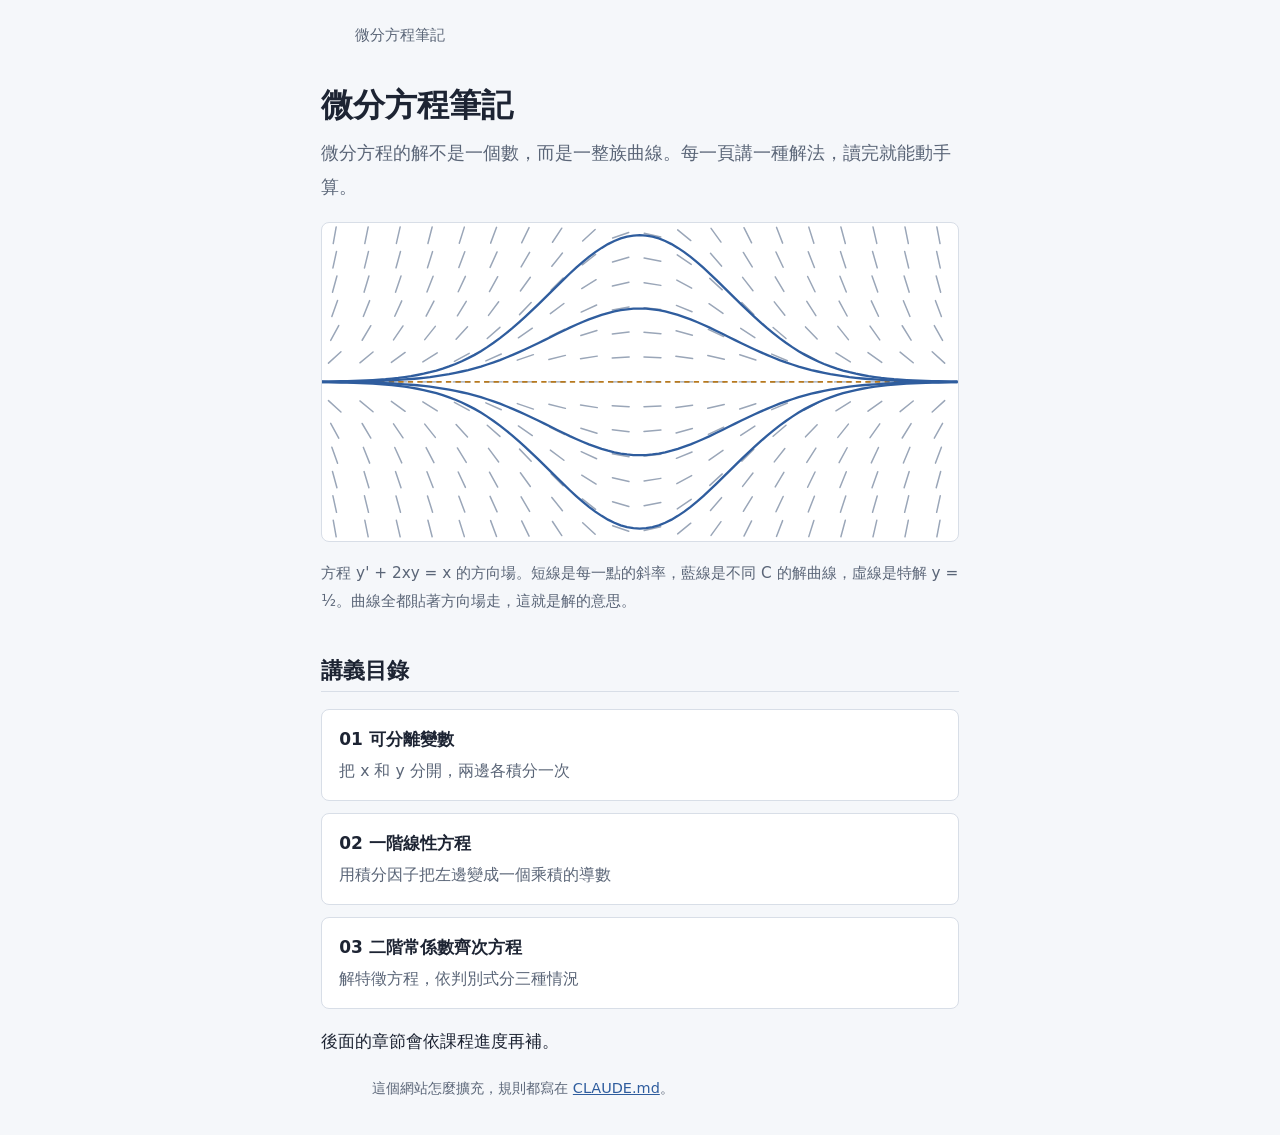
<file: index.html>
<!DOCTYPE html>
<html lang="zh-Hant">
<head>
<meta charset="utf-8">
<meta name="viewport" content="width=device-width, initial-scale=1">
<title>微分方程筆記</title>
<link rel="stylesheet" href="assets/style.css">
</head>
<body>
<header class="site"><a href="index.html">微分方程筆記</a></header>
<main>
  <h1>微分方程筆記</h1>
  <p class="lead">微分方程的解不是一個數，而是一整族曲線。每一頁講一種解法，讀完就能動手算。</p>
  <figure class="field">
    <svg viewBox="0 0 600 300" role="img" aria-label="方向場和解曲線"><line class="tick" x1="10.6" y1="280.6" x2="13.4" y2="296.3"/><line class="tick" x1="10.3" y1="257.6" x2="13.7" y2="273.2"/><line class="tick" x1="9.9" y1="234.6" x2="14.1" y2="250.0"/><line class="tick" x1="9.3" y1="211.7" x2="14.7" y2="226.8"/><line class="tick" x1="8.2" y1="189.1" x2="15.8" y2="203.2"/><line class="tick" x1="6.1" y1="167.7" x2="17.9" y2="178.5"/><line class="tick" x1="4.0" y1="150.0" x2="20.0" y2="150.0"/><line class="tick" x1="6.1" y1="132.3" x2="17.9" y2="121.5"/><line class="tick" x1="8.2" y1="110.9" x2="15.8" y2="96.8"/><line class="tick" x1="9.3" y1="88.3" x2="14.7" y2="73.2"/><line class="tick" x1="9.9" y1="65.4" x2="14.1" y2="50.0"/><line class="tick" x1="10.3" y1="42.4" x2="13.7" y2="26.8"/><line class="tick" x1="10.6" y1="19.4" x2="13.4" y2="3.7"/><line class="tick" x1="40.4" y1="280.6" x2="43.6" y2="296.3"/><line class="tick" x1="40.1" y1="257.6" x2="43.9" y2="273.2"/><line class="tick" x1="39.7" y1="234.7" x2="44.3" y2="250.0"/><line class="tick" x1="39.0" y1="211.8" x2="45.0" y2="226.7"/><line class="tick" x1="37.9" y1="189.3" x2="46.1" y2="203.0"/><line class="tick" x1="35.8" y1="168.0" x2="48.2" y2="178.2"/><line class="tick" x1="34.0" y1="150.0" x2="50.0" y2="150.0"/><line class="tick" x1="35.8" y1="132.0" x2="48.2" y2="121.8"/><line class="tick" x1="37.9" y1="110.7" x2="46.1" y2="97.0"/><line class="tick" x1="39.0" y1="88.2" x2="45.0" y2="73.3"/><line class="tick" x1="39.7" y1="65.3" x2="44.3" y2="50.0"/><line class="tick" x1="40.1" y1="42.4" x2="43.9" y2="26.8"/><line class="tick" x1="40.4" y1="19.4" x2="43.6" y2="3.7"/><line class="tick" x1="70.2" y1="280.7" x2="73.8" y2="296.3"/><line class="tick" x1="69.9" y1="257.7" x2="74.1" y2="273.1"/><line class="tick" x1="69.4" y1="234.7" x2="74.6" y2="249.9"/><line class="tick" x1="68.7" y1="212.0" x2="75.3" y2="226.5"/><line class="tick" x1="67.5" y1="189.6" x2="76.5" y2="202.8"/><line class="tick" x1="65.5" y1="168.4" x2="78.5" y2="177.8"/><line class="tick" x1="64.0" y1="150.0" x2="80.0" y2="150.0"/><line class="tick" x1="65.5" y1="131.6" x2="78.5" y2="122.2"/><line class="tick" x1="67.5" y1="110.4" x2="76.5" y2="97.2"/><line class="tick" x1="68.7" y1="88.0" x2="75.3" y2="73.5"/><line class="tick" x1="69.4" y1="65.3" x2="74.6" y2="50.1"/><line class="tick" x1="69.9" y1="42.3" x2="74.1" y2="26.9"/><line class="tick" x1="70.2" y1="19.3" x2="73.8" y2="3.7"/><line class="tick" x1="100.0" y1="280.7" x2="104.0" y2="296.2"/><line class="tick" x1="99.6" y1="257.8" x2="104.4" y2="273.0"/><line class="tick" x1="99.1" y1="234.9" x2="104.9" y2="249.8"/><line class="tick" x1="98.3" y1="212.1" x2="105.7" y2="226.3"/><line class="tick" x1="97.0" y1="189.9" x2="107.0" y2="202.4"/><line class="tick" x1="95.2" y1="168.8" x2="108.8" y2="177.4"/><line class="tick" x1="94.0" y1="150.0" x2="110.0" y2="150.0"/><line class="tick" x1="95.2" y1="131.2" x2="108.8" y2="122.6"/><line class="tick" x1="97.0" y1="110.1" x2="107.0" y2="97.6"/><line class="tick" x1="98.3" y1="87.9" x2="105.7" y2="73.7"/><line class="tick" x1="99.1" y1="65.1" x2="104.9" y2="50.2"/><line class="tick" x1="99.6" y1="42.2" x2="104.4" y2="27.0"/><line class="tick" x1="100.0" y1="19.3" x2="104.0" y2="3.8"/><line class="tick" x1="129.6" y1="280.8" x2="134.4" y2="296.1"/><line class="tick" x1="129.2" y1="257.9" x2="134.8" y2="272.9"/><line class="tick" x1="128.6" y1="235.1" x2="135.4" y2="249.6"/><line class="tick" x1="127.8" y1="212.4" x2="136.2" y2="226.0"/><line class="tick" x1="126.6" y1="190.3" x2="137.4" y2="202.0"/><line class="tick" x1="125.0" y1="169.3" x2="139.0" y2="176.9"/><line class="tick" x1="124.0" y1="150.0" x2="140.0" y2="150.0"/><line class="tick" x1="125.0" y1="130.7" x2="139.0" y2="123.1"/><line class="tick" x1="126.6" y1="109.7" x2="137.4" y2="98.0"/><line class="tick" x1="127.8" y1="87.6" x2="136.2" y2="74.0"/><line class="tick" x1="128.6" y1="64.9" x2="135.4" y2="50.4"/><line class="tick" x1="129.2" y1="42.1" x2="134.8" y2="27.1"/><line class="tick" x1="129.6" y1="19.2" x2="134.4" y2="3.9"/><line class="tick" x1="159.2" y1="281.0" x2="164.8" y2="295.9"/><line class="tick" x1="158.7" y1="258.1" x2="165.3" y2="272.7"/><line class="tick" x1="158.1" y1="235.3" x2="165.9" y2="249.3"/><line class="tick" x1="157.2" y1="212.8" x2="166.8" y2="225.6"/><line class="tick" x1="156.0" y1="190.9" x2="168.0" y2="201.5"/><line class="tick" x1="154.7" y1="169.8" x2="169.3" y2="176.3"/><line class="tick" x1="154.0" y1="150.0" x2="170.0" y2="150.0"/><line class="tick" x1="154.7" y1="130.2" x2="169.3" y2="123.7"/><line class="tick" x1="156.0" y1="109.1" x2="168.0" y2="98.5"/><line class="tick" x1="157.2" y1="87.2" x2="166.8" y2="74.4"/><line class="tick" x1="158.1" y1="64.7" x2="165.9" y2="50.7"/><line class="tick" x1="158.7" y1="41.9" x2="165.3" y2="27.3"/><line class="tick" x1="159.2" y1="19.0" x2="164.8" y2="4.1"/><line class="tick" x1="188.5" y1="281.3" x2="195.5" y2="295.7"/><line class="tick" x1="188.0" y1="258.5" x2="196.0" y2="272.3"/><line class="tick" x1="187.3" y1="235.8" x2="196.7" y2="248.8"/><line class="tick" x1="186.5" y1="213.5" x2="197.5" y2="225.0"/><line class="tick" x1="185.4" y1="191.6" x2="198.6" y2="200.7"/><line class="tick" x1="184.4" y1="170.5" x2="199.6" y2="175.7"/><line class="tick" x1="184.0" y1="150.0" x2="200.0" y2="150.0"/><line class="tick" x1="184.4" y1="129.5" x2="199.6" y2="124.3"/><line class="tick" x1="185.4" y1="108.4" x2="198.6" y2="99.3"/><line class="tick" x1="186.5" y1="86.5" x2="197.5" y2="75.0"/><line class="tick" x1="187.3" y1="64.2" x2="196.7" y2="51.2"/><line class="tick" x1="188.0" y1="41.5" x2="196.0" y2="27.7"/><line class="tick" x1="188.5" y1="18.7" x2="195.5" y2="4.3"/><line class="tick" x1="217.6" y1="281.8" x2="226.4" y2="295.1"/><line class="tick" x1="217.0" y1="259.1" x2="227.0" y2="271.6"/><line class="tick" x1="216.3" y1="236.7" x2="227.7" y2="248.0"/><line class="tick" x1="215.6" y1="214.4" x2="228.4" y2="224.0"/><line class="tick" x1="214.8" y1="192.6" x2="229.2" y2="199.7"/><line class="tick" x1="214.2" y1="171.1" x2="229.8" y2="175.0"/><line class="tick" x1="214.0" y1="150.0" x2="230.0" y2="150.0"/><line class="tick" x1="214.2" y1="128.9" x2="229.8" y2="125.0"/><line class="tick" x1="214.8" y1="107.4" x2="229.2" y2="100.3"/><line class="tick" x1="215.6" y1="85.6" x2="228.4" y2="76.0"/><line class="tick" x1="216.3" y1="63.3" x2="227.7" y2="52.0"/><line class="tick" x1="217.0" y1="40.9" x2="227.0" y2="28.4"/><line class="tick" x1="217.6" y1="18.2" x2="226.4" y2="4.9"/><line class="tick" x1="246.1" y1="283.0" x2="257.9" y2="293.9"/><line class="tick" x1="245.7" y1="260.5" x2="258.3" y2="270.3"/><line class="tick" x1="245.2" y1="238.1" x2="258.8" y2="246.5"/><line class="tick" x1="244.7" y1="215.9" x2="259.3" y2="222.6"/><line class="tick" x1="244.4" y1="193.8" x2="259.6" y2="198.5"/><line class="tick" x1="244.1" y1="171.9" x2="259.9" y2="174.3"/><line class="tick" x1="244.0" y1="150.0" x2="260.0" y2="150.0"/><line class="tick" x1="244.1" y1="128.1" x2="259.9" y2="125.7"/><line class="tick" x1="244.4" y1="106.2" x2="259.6" y2="101.5"/><line class="tick" x1="244.7" y1="84.1" x2="259.3" y2="77.4"/><line class="tick" x1="245.2" y1="61.9" x2="258.8" y2="53.5"/><line class="tick" x1="245.7" y1="39.5" x2="258.3" y2="29.7"/><line class="tick" x1="246.1" y1="17.0" x2="257.9" y2="6.1"/><line class="tick" x1="274.4" y1="285.8" x2="289.6" y2="291.1"/><line class="tick" x1="274.3" y1="263.2" x2="289.7" y2="267.6"/><line class="tick" x1="274.2" y1="240.5" x2="289.8" y2="244.1"/><line class="tick" x1="274.1" y1="217.9" x2="289.9" y2="220.6"/><line class="tick" x1="274.1" y1="195.2" x2="289.9" y2="197.1"/><line class="tick" x1="274.0" y1="172.6" x2="290.0" y2="173.5"/><line class="tick" x1="274.0" y1="150.0" x2="290.0" y2="150.0"/><line class="tick" x1="274.0" y1="127.4" x2="290.0" y2="126.5"/><line class="tick" x1="274.1" y1="104.8" x2="289.9" y2="102.9"/><line class="tick" x1="274.1" y1="82.1" x2="289.9" y2="79.4"/><line class="tick" x1="274.2" y1="59.5" x2="289.8" y2="55.9"/><line class="tick" x1="274.3" y1="36.8" x2="289.7" y2="32.4"/><line class="tick" x1="274.4" y1="14.2" x2="289.6" y2="8.9"/><line class="tick" x1="304.2" y1="290.3" x2="319.8" y2="286.7"/><line class="tick" x1="304.1" y1="266.9" x2="319.9" y2="263.9"/><line class="tick" x1="304.1" y1="243.5" x2="319.9" y2="241.1"/><line class="tick" x1="304.1" y1="220.1" x2="319.9" y2="218.3"/><line class="tick" x1="304.0" y1="196.8" x2="320.0" y2="195.5"/><line class="tick" x1="304.0" y1="173.4" x2="320.0" y2="172.8"/><line class="tick" x1="304.0" y1="150.0" x2="320.0" y2="150.0"/><line class="tick" x1="304.0" y1="126.6" x2="320.0" y2="127.2"/><line class="tick" x1="304.0" y1="103.2" x2="320.0" y2="104.5"/><line class="tick" x1="304.1" y1="79.9" x2="319.9" y2="81.7"/><line class="tick" x1="304.1" y1="56.5" x2="319.9" y2="58.9"/><line class="tick" x1="304.1" y1="33.1" x2="319.9" y2="36.1"/><line class="tick" x1="304.2" y1="9.7" x2="319.8" y2="13.3"/><line class="tick" x1="335.8" y1="293.5" x2="348.2" y2="283.4"/><line class="tick" x1="335.4" y1="269.9" x2="348.6" y2="260.9"/><line class="tick" x1="335.0" y1="246.1" x2="349.0" y2="238.5"/><line class="tick" x1="334.6" y1="222.2" x2="349.4" y2="216.2"/><line class="tick" x1="334.3" y1="198.2" x2="349.7" y2="194.1"/><line class="tick" x1="334.1" y1="174.1" x2="349.9" y2="172.0"/><line class="tick" x1="334.0" y1="150.0" x2="350.0" y2="150.0"/><line class="tick" x1="334.1" y1="125.9" x2="349.9" y2="128.0"/><line class="tick" x1="334.3" y1="101.8" x2="349.7" y2="105.9"/><line class="tick" x1="334.6" y1="77.8" x2="349.4" y2="83.8"/><line class="tick" x1="335.0" y1="53.9" x2="349.0" y2="61.5"/><line class="tick" x1="335.4" y1="30.1" x2="348.6" y2="39.1"/><line class="tick" x1="335.8" y1="6.5" x2="348.2" y2="16.6"/><line class="tick" x1="367.3" y1="294.9" x2="376.7" y2="282.0"/><line class="tick" x1="366.8" y1="271.4" x2="377.2" y2="259.3"/><line class="tick" x1="366.1" y1="247.7" x2="377.9" y2="236.9"/><line class="tick" x1="365.4" y1="223.8" x2="378.6" y2="214.7"/><line class="tick" x1="364.7" y1="199.5" x2="379.3" y2="192.8"/><line class="tick" x1="364.2" y1="174.9" x2="379.8" y2="171.3"/><line class="tick" x1="364.0" y1="150.0" x2="380.0" y2="150.0"/><line class="tick" x1="364.2" y1="125.1" x2="379.8" y2="128.7"/><line class="tick" x1="364.7" y1="100.5" x2="379.3" y2="107.2"/><line class="tick" x1="365.4" y1="76.2" x2="378.6" y2="85.3"/><line class="tick" x1="366.1" y1="52.3" x2="377.9" y2="63.1"/><line class="tick" x1="366.8" y1="28.6" x2="377.2" y2="40.7"/><line class="tick" x1="367.3" y1="5.1" x2="376.7" y2="18.0"/><line class="tick" x1="398.4" y1="295.6" x2="405.6" y2="281.3"/><line class="tick" x1="397.8" y1="272.2" x2="406.2" y2="258.6"/><line class="tick" x1="397.1" y1="248.7" x2="406.9" y2="236.0"/><line class="tick" x1="396.3" y1="224.8" x2="407.7" y2="213.6"/><line class="tick" x1="395.3" y1="200.5" x2="408.7" y2="191.8"/><line class="tick" x1="394.4" y1="175.6" x2="409.6" y2="170.6"/><line class="tick" x1="394.0" y1="150.0" x2="410.0" y2="150.0"/><line class="tick" x1="394.4" y1="124.4" x2="409.6" y2="129.4"/><line class="tick" x1="395.3" y1="99.5" x2="408.7" y2="108.2"/><line class="tick" x1="396.3" y1="75.2" x2="407.7" y2="86.4"/><line class="tick" x1="397.1" y1="51.3" x2="406.9" y2="64.0"/><line class="tick" x1="397.8" y1="27.8" x2="406.2" y2="41.4"/><line class="tick" x1="398.4" y1="4.4" x2="405.6" y2="18.7"/><line class="tick" x1="429.1" y1="295.9" x2="434.9" y2="281.0"/><line class="tick" x1="428.6" y1="272.6" x2="435.4" y2="258.2"/><line class="tick" x1="427.9" y1="249.2" x2="436.1" y2="235.4"/><line class="tick" x1="427.0" y1="225.5" x2="437.0" y2="212.9"/><line class="tick" x1="425.9" y1="201.3" x2="438.1" y2="191.0"/><line class="tick" x1="424.6" y1="176.2" x2="439.4" y2="170.0"/><line class="tick" x1="424.0" y1="150.0" x2="440.0" y2="150.0"/><line class="tick" x1="424.6" y1="123.8" x2="439.4" y2="130.0"/><line class="tick" x1="425.9" y1="98.7" x2="438.1" y2="109.0"/><line class="tick" x1="427.0" y1="74.5" x2="437.0" y2="87.1"/><line class="tick" x1="427.9" y1="50.8" x2="436.1" y2="64.6"/><line class="tick" x1="428.6" y1="27.4" x2="435.4" y2="41.8"/><line class="tick" x1="429.1" y1="4.1" x2="434.9" y2="19.0"/><line class="tick" x1="459.6" y1="296.1" x2="464.4" y2="280.8"/><line class="tick" x1="459.1" y1="272.8" x2="464.9" y2="257.9"/><line class="tick" x1="458.5" y1="249.5" x2="465.5" y2="235.1"/><line class="tick" x1="457.7" y1="226.0" x2="466.3" y2="212.5"/><line class="tick" x1="456.5" y1="201.9" x2="467.5" y2="190.4"/><line class="tick" x1="454.9" y1="176.8" x2="469.1" y2="169.4"/><line class="tick" x1="454.0" y1="150.0" x2="470.0" y2="150.0"/><line class="tick" x1="454.9" y1="123.2" x2="469.1" y2="130.6"/><line class="tick" x1="456.5" y1="98.1" x2="467.5" y2="109.6"/><line class="tick" x1="457.7" y1="74.0" x2="466.3" y2="87.5"/><line class="tick" x1="458.5" y1="50.5" x2="465.5" y2="64.9"/><line class="tick" x1="459.1" y1="27.2" x2="464.9" y2="42.1"/><line class="tick" x1="459.6" y1="3.9" x2="464.4" y2="19.2"/><line class="tick" x1="489.9" y1="296.2" x2="494.1" y2="280.7"/><line class="tick" x1="489.5" y1="273.0" x2="494.5" y2="257.8"/><line class="tick" x1="489.0" y1="249.7" x2="495.0" y2="234.9"/><line class="tick" x1="488.2" y1="226.3" x2="495.8" y2="212.2"/><line class="tick" x1="487.0" y1="202.4" x2="497.0" y2="189.9"/><line class="tick" x1="485.2" y1="177.3" x2="498.8" y2="168.9"/><line class="tick" x1="484.0" y1="150.0" x2="500.0" y2="150.0"/><line class="tick" x1="485.2" y1="122.7" x2="498.8" y2="131.1"/><line class="tick" x1="487.0" y1="97.6" x2="497.0" y2="110.1"/><line class="tick" x1="488.2" y1="73.7" x2="495.8" y2="87.8"/><line class="tick" x1="489.0" y1="50.3" x2="495.0" y2="65.1"/><line class="tick" x1="489.5" y1="27.0" x2="494.5" y2="42.2"/><line class="tick" x1="489.9" y1="3.8" x2="494.1" y2="19.3"/><line class="tick" x1="520.2" y1="296.3" x2="523.8" y2="280.7"/><line class="tick" x1="519.8" y1="273.1" x2="524.2" y2="257.7"/><line class="tick" x1="519.3" y1="249.9" x2="524.7" y2="234.8"/><line class="tick" x1="518.6" y1="226.5" x2="525.4" y2="212.0"/><line class="tick" x1="517.4" y1="202.7" x2="526.6" y2="189.6"/><line class="tick" x1="515.5" y1="177.7" x2="528.5" y2="168.4"/><line class="tick" x1="514.0" y1="150.0" x2="530.0" y2="150.0"/><line class="tick" x1="515.5" y1="122.3" x2="528.5" y2="131.6"/><line class="tick" x1="517.4" y1="97.3" x2="526.6" y2="110.4"/><line class="tick" x1="518.6" y1="73.5" x2="525.4" y2="88.0"/><line class="tick" x1="519.3" y1="50.1" x2="524.7" y2="65.2"/><line class="tick" x1="519.8" y1="26.9" x2="524.2" y2="42.3"/><line class="tick" x1="520.2" y1="3.7" x2="523.8" y2="19.3"/><line class="tick" x1="550.4" y1="296.3" x2="553.6" y2="280.6"/><line class="tick" x1="550.1" y1="273.2" x2="553.9" y2="257.6"/><line class="tick" x1="549.6" y1="249.9" x2="554.4" y2="234.7"/><line class="tick" x1="548.9" y1="226.6" x2="555.1" y2="211.8"/><line class="tick" x1="547.8" y1="203.0" x2="556.2" y2="189.4"/><line class="tick" x1="545.8" y1="178.1" x2="558.2" y2="168.1"/><line class="tick" x1="544.0" y1="150.0" x2="560.0" y2="150.0"/><line class="tick" x1="545.8" y1="121.9" x2="558.2" y2="131.9"/><line class="tick" x1="547.8" y1="97.0" x2="556.2" y2="110.6"/><line class="tick" x1="548.9" y1="73.4" x2="555.1" y2="88.2"/><line class="tick" x1="549.6" y1="50.1" x2="554.4" y2="65.3"/><line class="tick" x1="550.1" y1="26.8" x2="553.9" y2="42.4"/><line class="tick" x1="550.4" y1="3.7" x2="553.6" y2="19.4"/><line class="tick" x1="580.5" y1="296.3" x2="583.5" y2="280.6"/><line class="tick" x1="580.3" y1="273.2" x2="583.7" y2="257.6"/><line class="tick" x1="579.9" y1="250.0" x2="584.1" y2="234.6"/><line class="tick" x1="579.2" y1="226.7" x2="584.8" y2="211.7"/><line class="tick" x1="578.1" y1="203.2" x2="585.9" y2="189.2"/><line class="tick" x1="576.1" y1="178.4" x2="587.9" y2="167.7"/><line class="tick" x1="574.0" y1="150.0" x2="590.0" y2="150.0"/><line class="tick" x1="576.1" y1="121.6" x2="587.9" y2="132.3"/><line class="tick" x1="578.1" y1="96.8" x2="585.9" y2="110.8"/><line class="tick" x1="579.2" y1="73.3" x2="584.8" y2="88.3"/><line class="tick" x1="579.9" y1="50.0" x2="584.1" y2="65.4"/><line class="tick" x1="580.3" y1="26.8" x2="583.7" y2="42.4"/><line class="tick" x1="580.5" y1="3.7" x2="583.5" y2="19.4"/><line class="rest" x1="0" y1="150.0" x2="600" y2="150.0"/><polyline class="curve" points="0.0,150.3 6.0,150.3 12.0,150.4 18.0,150.6 24.0,150.7 30.0,150.9 36.0,151.1 42.0,151.4 48.0,151.7 54.0,152.1 60.0,152.5 66.0,153.1 72.0,153.7 78.0,154.5 84.0,155.4 90.0,156.5 96.0,157.7 102.0,159.1 108.0,160.7 114.0,162.5 120.0,164.6 126.0,166.9 132.0,169.5 138.0,172.4 144.0,175.5 150.0,179.0 156.0,182.8 162.0,186.9 168.0,191.3 174.0,196.0 180.0,200.9 186.0,206.2 192.0,211.6 198.0,217.2 204.0,223.0 210.0,228.9 216.0,234.8 222.0,240.7 228.0,246.6 234.0,252.3 240.0,257.8 246.0,263.1 252.0,268.0 258.0,272.5 264.0,276.5 270.0,280.1 276.0,283.0 282.0,285.4 288.0,287.1 294.0,288.1 300.0,288.5 306.0,288.1 312.0,287.1 318.0,285.4 324.0,283.0 330.0,280.1 336.0,276.5 342.0,272.5 348.0,268.0 354.0,263.1 360.0,257.8 366.0,252.3 372.0,246.6 378.0,240.7 384.0,234.8 390.0,228.9 396.0,223.0 402.0,217.2 408.0,211.6 414.0,206.2 420.0,200.9 426.0,196.0 432.0,191.3 438.0,186.9 444.0,182.8 450.0,179.0 456.0,175.5 462.0,172.4 468.0,169.5 474.0,166.9 480.0,164.6 486.0,162.5 492.0,160.7 498.0,159.1 504.0,157.7 510.0,156.5 516.0,155.4 522.0,154.5 528.0,153.7 534.0,153.1 540.0,152.5 546.0,152.1 552.0,151.7 558.0,151.4 564.0,151.1 570.0,150.9 576.0,150.7 582.0,150.6 588.0,150.4 594.0,150.3 600.0,150.3"/><polyline class="curve" points="0.0,150.1 6.0,150.2 12.0,150.2 18.0,150.3 24.0,150.3 30.0,150.4 36.0,150.5 42.0,150.7 48.0,150.8 54.0,151.0 60.0,151.3 66.0,151.5 72.0,151.9 78.0,152.3 84.0,152.7 90.0,153.2 96.0,153.8 102.0,154.5 108.0,155.4 114.0,156.3 120.0,157.3 126.0,158.5 132.0,159.8 138.0,161.2 144.0,162.8 150.0,164.5 156.0,166.4 162.0,168.4 168.0,170.6 174.0,173.0 180.0,175.5 186.0,178.1 192.0,180.8 198.0,183.6 204.0,186.5 210.0,189.4 216.0,192.4 222.0,195.4 228.0,198.3 234.0,201.2 240.0,203.9 246.0,206.5 252.0,209.0 258.0,211.2 264.0,213.3 270.0,215.0 276.0,216.5 282.0,217.7 288.0,218.5 294.0,219.1 300.0,219.2 306.0,219.1 312.0,218.5 318.0,217.7 324.0,216.5 330.0,215.0 336.0,213.3 342.0,211.2 348.0,209.0 354.0,206.5 360.0,203.9 366.0,201.2 372.0,198.3 378.0,195.4 384.0,192.4 390.0,189.4 396.0,186.5 402.0,183.6 408.0,180.8 414.0,178.1 420.0,175.5 426.0,173.0 432.0,170.6 438.0,168.4 444.0,166.4 450.0,164.5 456.0,162.8 462.0,161.2 468.0,159.8 474.0,158.5 480.0,157.3 486.0,156.3 492.0,155.4 498.0,154.5 504.0,153.8 510.0,153.2 516.0,152.7 522.0,152.3 528.0,151.9 534.0,151.5 540.0,151.3 546.0,151.0 552.0,150.8 558.0,150.7 564.0,150.5 570.0,150.4 576.0,150.3 582.0,150.3 588.0,150.2 594.0,150.2 600.0,150.1"/><polyline class="curve" points="0.0,149.9 6.0,149.8 12.0,149.8 18.0,149.7 24.0,149.7 30.0,149.6 36.0,149.5 42.0,149.3 48.0,149.2 54.0,149.0 60.0,148.7 66.0,148.5 72.0,148.1 78.0,147.7 84.0,147.3 90.0,146.8 96.0,146.2 102.0,145.5 108.0,144.6 114.0,143.7 120.0,142.7 126.0,141.5 132.0,140.2 138.0,138.8 144.0,137.2 150.0,135.5 156.0,133.6 162.0,131.6 168.0,129.4 174.0,127.0 180.0,124.5 186.0,121.9 192.0,119.2 198.0,116.4 204.0,113.5 210.0,110.6 216.0,107.6 222.0,104.6 228.0,101.7 234.0,98.8 240.0,96.1 246.0,93.5 252.0,91.0 258.0,88.8 264.0,86.7 270.0,85.0 276.0,83.5 282.0,82.3 288.0,81.5 294.0,80.9 300.0,80.8 306.0,80.9 312.0,81.5 318.0,82.3 324.0,83.5 330.0,85.0 336.0,86.7 342.0,88.8 348.0,91.0 354.0,93.5 360.0,96.1 366.0,98.8 372.0,101.7 378.0,104.6 384.0,107.6 390.0,110.6 396.0,113.5 402.0,116.4 408.0,119.2 414.0,121.9 420.0,124.5 426.0,127.0 432.0,129.4 438.0,131.6 444.0,133.6 450.0,135.5 456.0,137.2 462.0,138.8 468.0,140.2 474.0,141.5 480.0,142.7 486.0,143.7 492.0,144.6 498.0,145.5 504.0,146.2 510.0,146.8 516.0,147.3 522.0,147.7 528.0,148.1 534.0,148.5 540.0,148.7 546.0,149.0 552.0,149.2 558.0,149.3 564.0,149.5 570.0,149.6 576.0,149.7 582.0,149.7 588.0,149.8 594.0,149.8 600.0,149.9"/><polyline class="curve" points="0.0,149.7 6.0,149.7 12.0,149.6 18.0,149.4 24.0,149.3 30.0,149.1 36.0,148.9 42.0,148.6 48.0,148.3 54.0,147.9 60.0,147.5 66.0,146.9 72.0,146.3 78.0,145.5 84.0,144.6 90.0,143.5 96.0,142.3 102.0,140.9 108.0,139.3 114.0,137.5 120.0,135.4 126.0,133.1 132.0,130.5 138.0,127.6 144.0,124.5 150.0,121.0 156.0,117.2 162.0,113.1 168.0,108.7 174.0,104.0 180.0,99.1 186.0,93.8 192.0,88.4 198.0,82.8 204.0,77.0 210.0,71.1 216.0,65.2 222.0,59.3 228.0,53.4 234.0,47.7 240.0,42.2 246.0,36.9 252.0,32.0 258.0,27.5 264.0,23.5 270.0,19.9 276.0,17.0 282.0,14.6 288.0,12.9 294.0,11.9 300.0,11.5 306.0,11.9 312.0,12.9 318.0,14.6 324.0,17.0 330.0,19.9 336.0,23.5 342.0,27.5 348.0,32.0 354.0,36.9 360.0,42.2 366.0,47.7 372.0,53.4 378.0,59.3 384.0,65.2 390.0,71.1 396.0,77.0 402.0,82.8 408.0,88.4 414.0,93.8 420.0,99.1 426.0,104.0 432.0,108.7 438.0,113.1 444.0,117.2 450.0,121.0 456.0,124.5 462.0,127.6 468.0,130.5 474.0,133.1 480.0,135.4 486.0,137.5 492.0,139.3 498.0,140.9 504.0,142.3 510.0,143.5 516.0,144.6 522.0,145.5 528.0,146.3 534.0,146.9 540.0,147.5 546.0,147.9 552.0,148.3 558.0,148.6 564.0,148.9 570.0,149.1 576.0,149.3 582.0,149.4 588.0,149.6 594.0,149.7 600.0,149.7"/></svg>
    <figcaption>方程 y' + 2xy = x 的方向場。短線是每一點的斜率，藍線是不同 C 的解曲線，虛線是特解 y = ½。曲線全都貼著方向場走，這就是解的意思。</figcaption>
  </figure>

  <h2>講義目錄</h2>
  <ul class="lessons">
    <li><a href="lessons/01-separable.html"><strong>01 可分離變數</strong><span>把 x 和 y 分開，兩邊各積分一次</span></a></li>
    <li><a href="lessons/02-first-order-linear.html"><strong>02 一階線性方程</strong><span>用積分因子把左邊變成一個乘積的導數</span></a></li>
    <li><a href="lessons/03-second-order-constant.html"><strong>03 二階常係數齊次方程</strong><span>解特徵方程，依判別式分三種情況</span></a></li>
  </ul>
  <p>後面的章節會依課程進度再補。</p>
</main>
<footer class="site">這個網站怎麼擴充，規則都寫在 <a href="CLAUDE.md">CLAUDE.md</a>。</footer>
</body>
</html>
</file>
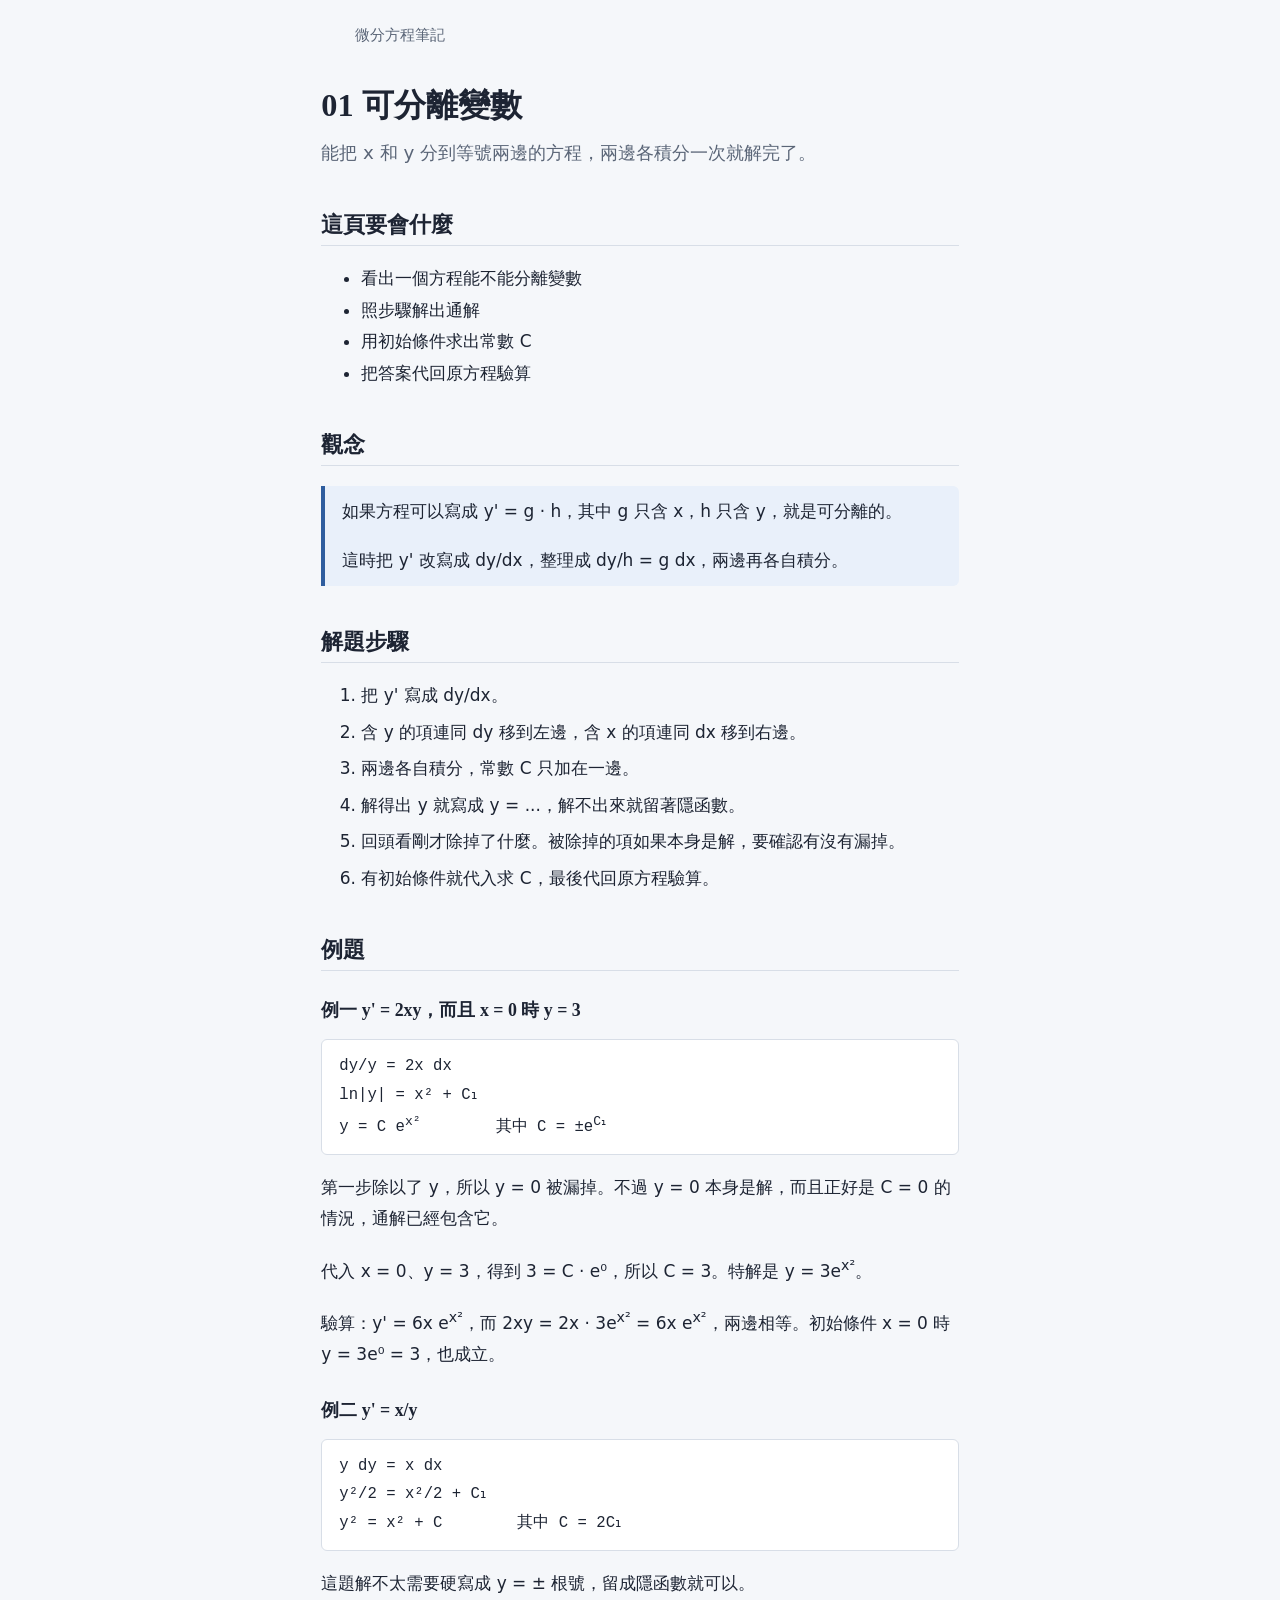
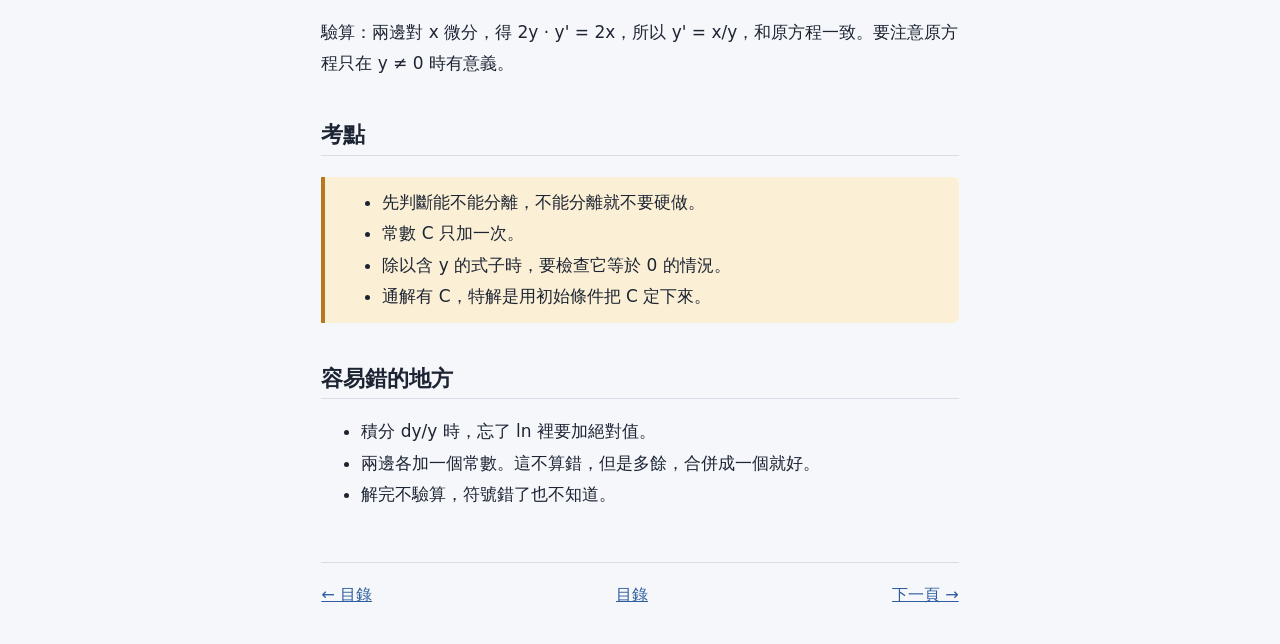
<file: 01-separable.html>
<!DOCTYPE html>
<html lang="zh-Hant">
<head>
<meta charset="utf-8">
<meta name="viewport" content="width=device-width, initial-scale=1">
<title>01 可分離變數｜微分方程筆記</title>
<link rel="stylesheet" href="../assets/style.css">
</head>
<body>
<header class="site"><a href="../index.html">微分方程筆記</a></header>
<main>
  <h1>01 可分離變數</h1>
  <p class="lead">能把 x 和 y 分到等號兩邊的方程，兩邊各積分一次就解完了。</p>

  <h2>這頁要會什麼</h2>
  <ul>
    <li>看出一個方程能不能分離變數</li>
    <li>照步驟解出通解</li>
    <li>用初始條件求出常數 C</li>
    <li>把答案代回原方程驗算</li>
  </ul>

  <h2>觀念</h2>
  <div class="note">
    <p>如果方程可以寫成 y' = g · h，其中 g 只含 x，h 只含 y，就是可分離的。</p>
    <p>這時把 y' 改寫成 dy/dx，整理成 dy/h = g dx，兩邊再各自積分。</p>
  </div>

  <h2>解題步驟</h2>
  <ol>
    <li>把 y' 寫成 dy/dx。</li>
    <li>含 y 的項連同 dy 移到左邊，含 x 的項連同 dx 移到右邊。</li>
    <li>兩邊各自積分，常數 C 只加在一邊。</li>
    <li>解得出 y 就寫成 y = ...，解不出來就留著隱函數。</li>
    <li>回頭看剛才除掉了什麼。被除掉的項如果本身是解，要確認有沒有漏掉。</li>
    <li>有初始條件就代入求 C，最後代回原方程驗算。</li>
  </ol>

  <h2>例題</h2>
  <h3>例一 y' = 2xy，而且 x = 0 時 y = 3</h3>
  <span class="eq">dy/y = 2x dx
ln|y| = x² + C₁
y = C e<sup>x²</sup>        其中 C = ±e<sup>C₁</sup></span>
  <p>第一步除以了 y，所以 y = 0 被漏掉。不過 y = 0 本身是解，而且正好是 C = 0 的情況，通解已經包含它。</p>
  <p>代入 x = 0、y = 3，得到 3 = C · e⁰，所以 C = 3。特解是 y = 3e<sup>x²</sup>。</p>
  <p>驗算：y' = 6x e<sup>x²</sup>，而 2xy = 2x · 3e<sup>x²</sup> = 6x e<sup>x²</sup>，兩邊相等。初始條件 x = 0 時 y = 3e⁰ = 3，也成立。</p>

  <h3>例二 y' = x/y</h3>
  <span class="eq">y dy = x dx
y²/2 = x²/2 + C₁
y² = x² + C        其中 C = 2C₁</span>
  <p>這題解不太需要硬寫成 y = ± 根號，留成隱函數就可以。</p>
  <p>驗算：兩邊對 x 微分，得 2y · y' = 2x，所以 y' = x/y，和原方程一致。要注意原方程只在 y ≠ 0 時有意義。</p>

  <h2>考點</h2>
  <div class="exam"><ul>
    <li>先判斷能不能分離，不能分離就不要硬做。</li>
    <li>常數 C 只加一次。</li>
    <li>除以含 y 的式子時，要檢查它等於 0 的情況。</li>
    <li>通解有 C，特解是用初始條件把 C 定下來。</li>
  </ul></div>

  <h2>容易錯的地方</h2>
  <ul>
    <li>積分 dy/y 時，忘了 ln 裡要加絕對值。</li>
    <li>兩邊各加一個常數。這不算錯，但是多餘，合併成一個就好。</li>
    <li>解完不驗算，符號錯了也不知道。</li>
  </ul>

  <nav class="pager">
    <a href="../index.html">← 目錄</a>
    <a href="../index.html">目錄</a>
    <a href="02-first-order-linear.html">下一頁 →</a>
  </nav>
</main>
</body>
</html>
</file>
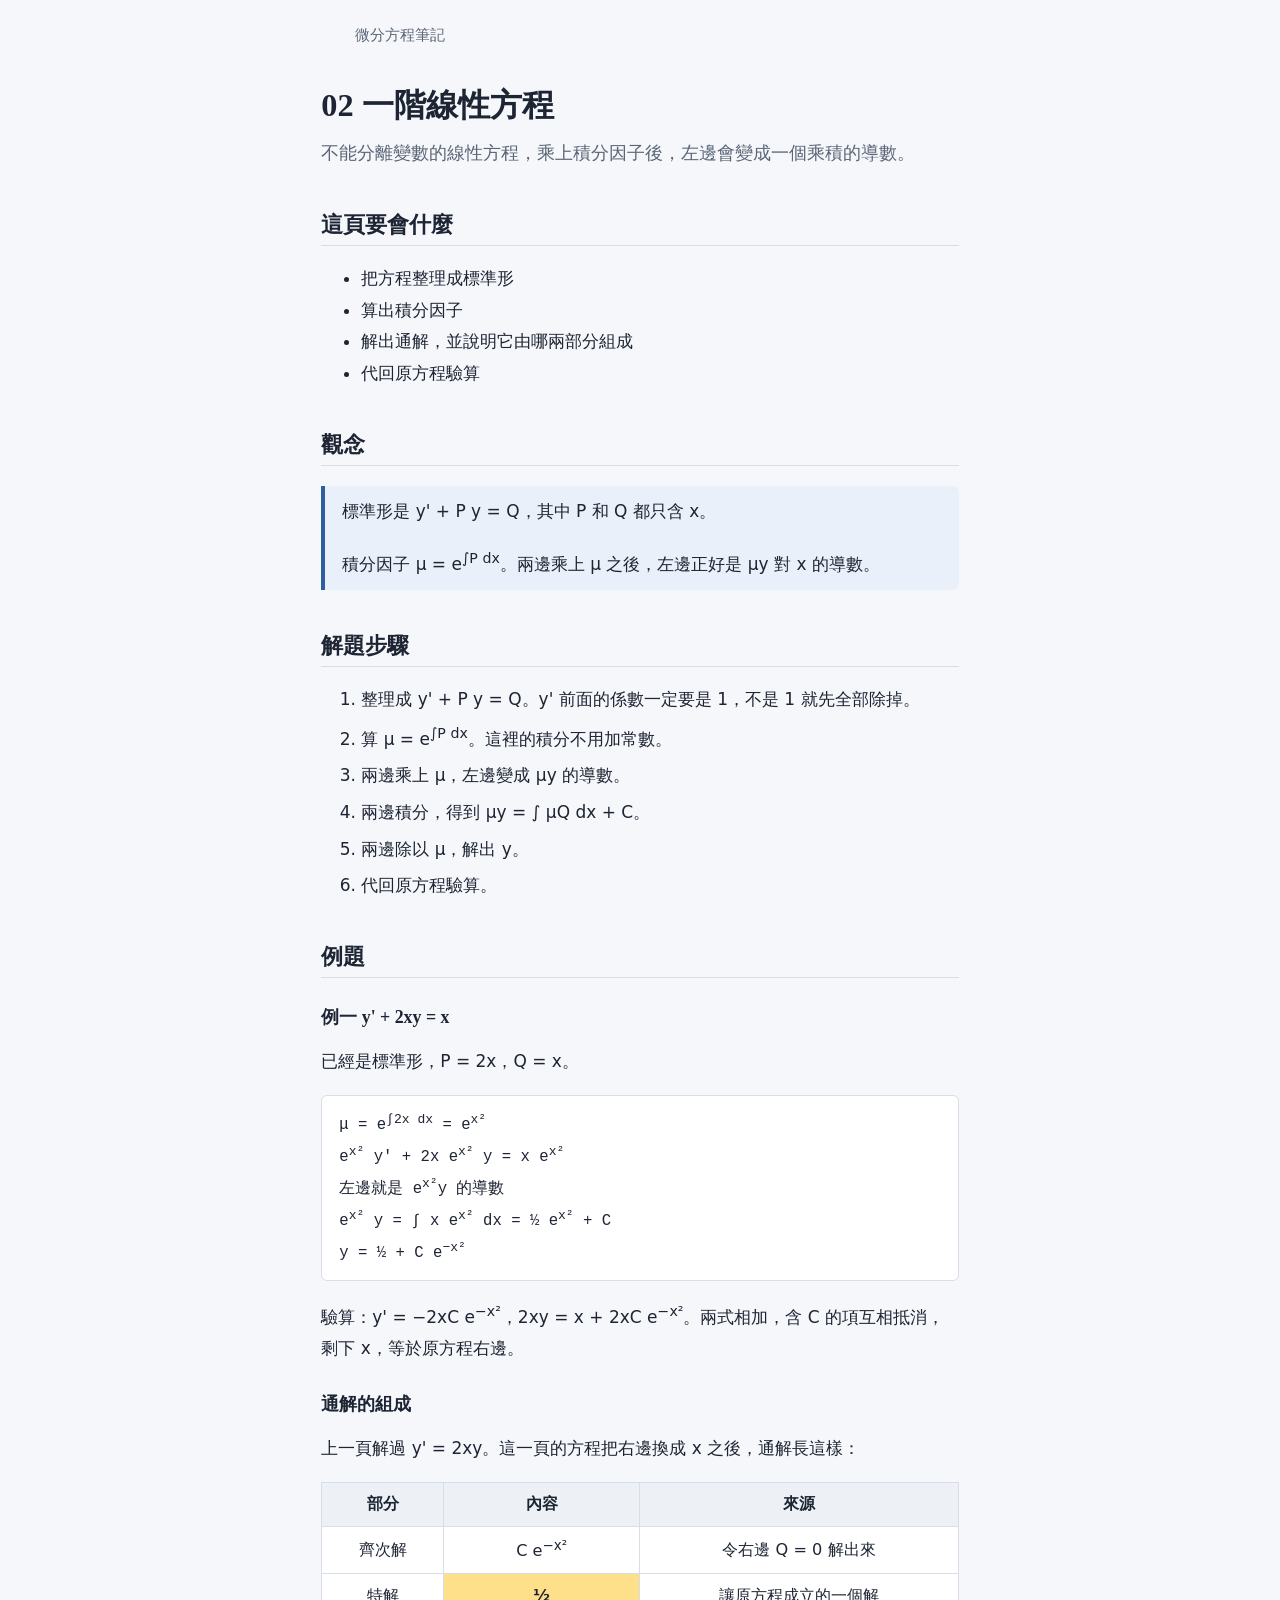
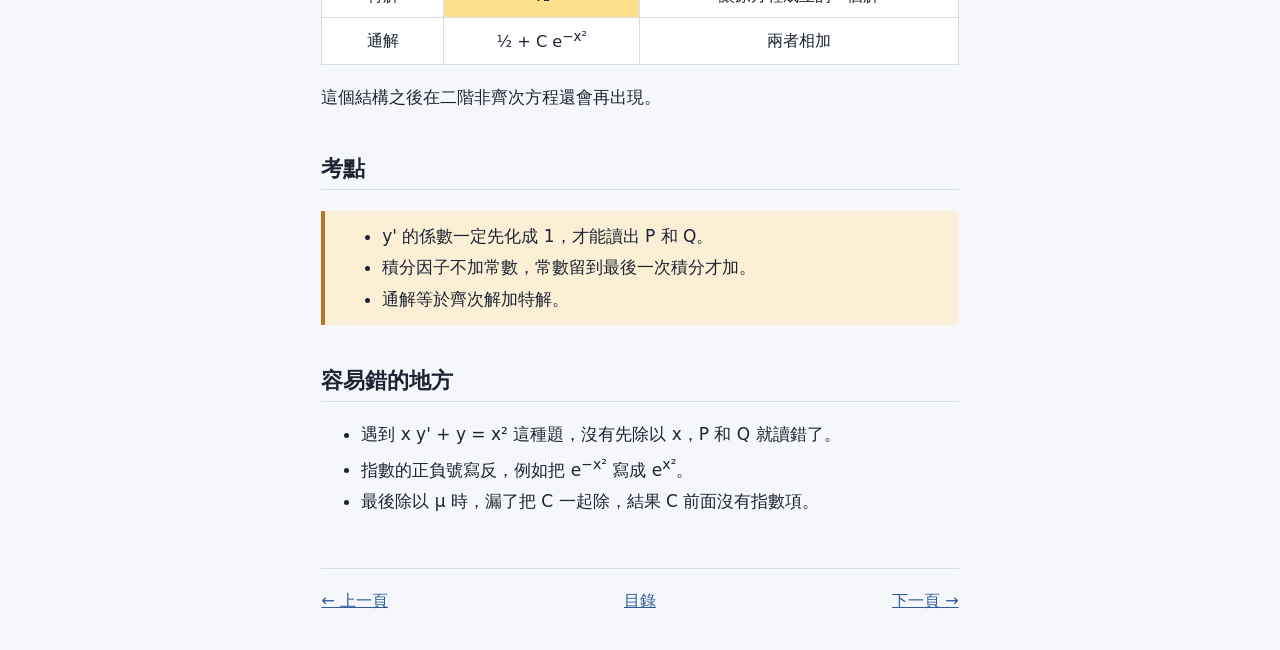
<file: 02-first-order-linear.html>
<!DOCTYPE html>
<html lang="zh-Hant">
<head>
<meta charset="utf-8">
<meta name="viewport" content="width=device-width, initial-scale=1">
<title>02 一階線性方程｜微分方程筆記</title>
<link rel="stylesheet" href="../assets/style.css">
</head>
<body>
<header class="site"><a href="../index.html">微分方程筆記</a></header>
<main>
  <h1>02 一階線性方程</h1>
  <p class="lead">不能分離變數的線性方程，乘上積分因子後，左邊會變成一個乘積的導數。</p>

  <h2>這頁要會什麼</h2>
  <ul>
    <li>把方程整理成標準形</li>
    <li>算出積分因子</li>
    <li>解出通解，並說明它由哪兩部分組成</li>
    <li>代回原方程驗算</li>
  </ul>

  <h2>觀念</h2>
  <div class="note">
    <p>標準形是 y' + P y = Q，其中 P 和 Q 都只含 x。</p>
    <p>積分因子 μ = e<sup>∫P dx</sup>。兩邊乘上 μ 之後，左邊正好是 μy 對 x 的導數。</p>
  </div>

  <h2>解題步驟</h2>
  <ol>
    <li>整理成 y' + P y = Q。y' 前面的係數一定要是 1，不是 1 就先全部除掉。</li>
    <li>算 μ = e<sup>∫P dx</sup>。這裡的積分不用加常數。</li>
    <li>兩邊乘上 μ，左邊變成 μy 的導數。</li>
    <li>兩邊積分，得到 μy = ∫ μQ dx + C。</li>
    <li>兩邊除以 μ，解出 y。</li>
    <li>代回原方程驗算。</li>
  </ol>

  <h2>例題</h2>
  <h3>例一 y' + 2xy = x</h3>
  <p>已經是標準形，P = 2x，Q = x。</p>
  <span class="eq">μ = e<sup>∫2x dx</sup> = e<sup>x²</sup>
e<sup>x²</sup> y' + 2x e<sup>x²</sup> y = x e<sup>x²</sup>
左邊就是 e<sup>x²</sup>y 的導數
e<sup>x²</sup> y = ∫ x e<sup>x²</sup> dx = ½ e<sup>x²</sup> + C
y = ½ + C e<sup>−x²</sup></span>
  <p>驗算：y' = −2xC e<sup>−x²</sup>，2xy = x + 2xC e<sup>−x²</sup>。兩式相加，含 C 的項互相抵消，剩下 x，等於原方程右邊。</p>

  <h3>通解的組成</h3>
  <p>上一頁解過 y' = 2xy。這一頁的方程把右邊換成 x 之後，通解長這樣：</p>
  <div class="scroll"><table>
    <tr><th>部分</th><th>內容</th><th>來源</th></tr>
    <tr><td>齊次解</td><td>C e<sup>−x²</sup></td><td>令右邊 Q = 0 解出來</td></tr>
    <tr><td>特解</td><td class="mark">½</td><td>讓原方程成立的一個解</td></tr>
    <tr><td>通解</td><td>½ + C e<sup>−x²</sup></td><td>兩者相加</td></tr>
  </table></div>
  <p>這個結構之後在二階非齊次方程還會再出現。</p>

  <h2>考點</h2>
  <div class="exam"><ul>
    <li>y' 的係數一定先化成 1，才能讀出 P 和 Q。</li>
    <li>積分因子不加常數，常數留到最後一次積分才加。</li>
    <li>通解等於齊次解加特解。</li>
  </ul></div>

  <h2>容易錯的地方</h2>
  <ul>
    <li>遇到 x y' + y = x² 這種題，沒有先除以 x，P 和 Q 就讀錯了。</li>
    <li>指數的正負號寫反，例如把 e<sup>−x²</sup> 寫成 e<sup>x²</sup>。</li>
    <li>最後除以 μ 時，漏了把 C 一起除，結果 C 前面沒有指數項。</li>
  </ul>

  <nav class="pager">
    <a href="01-separable.html">← 上一頁</a>
    <a href="../index.html">目錄</a>
    <a href="03-second-order-constant.html">下一頁 →</a>
  </nav>
</main>
</body>
</html>
</file>
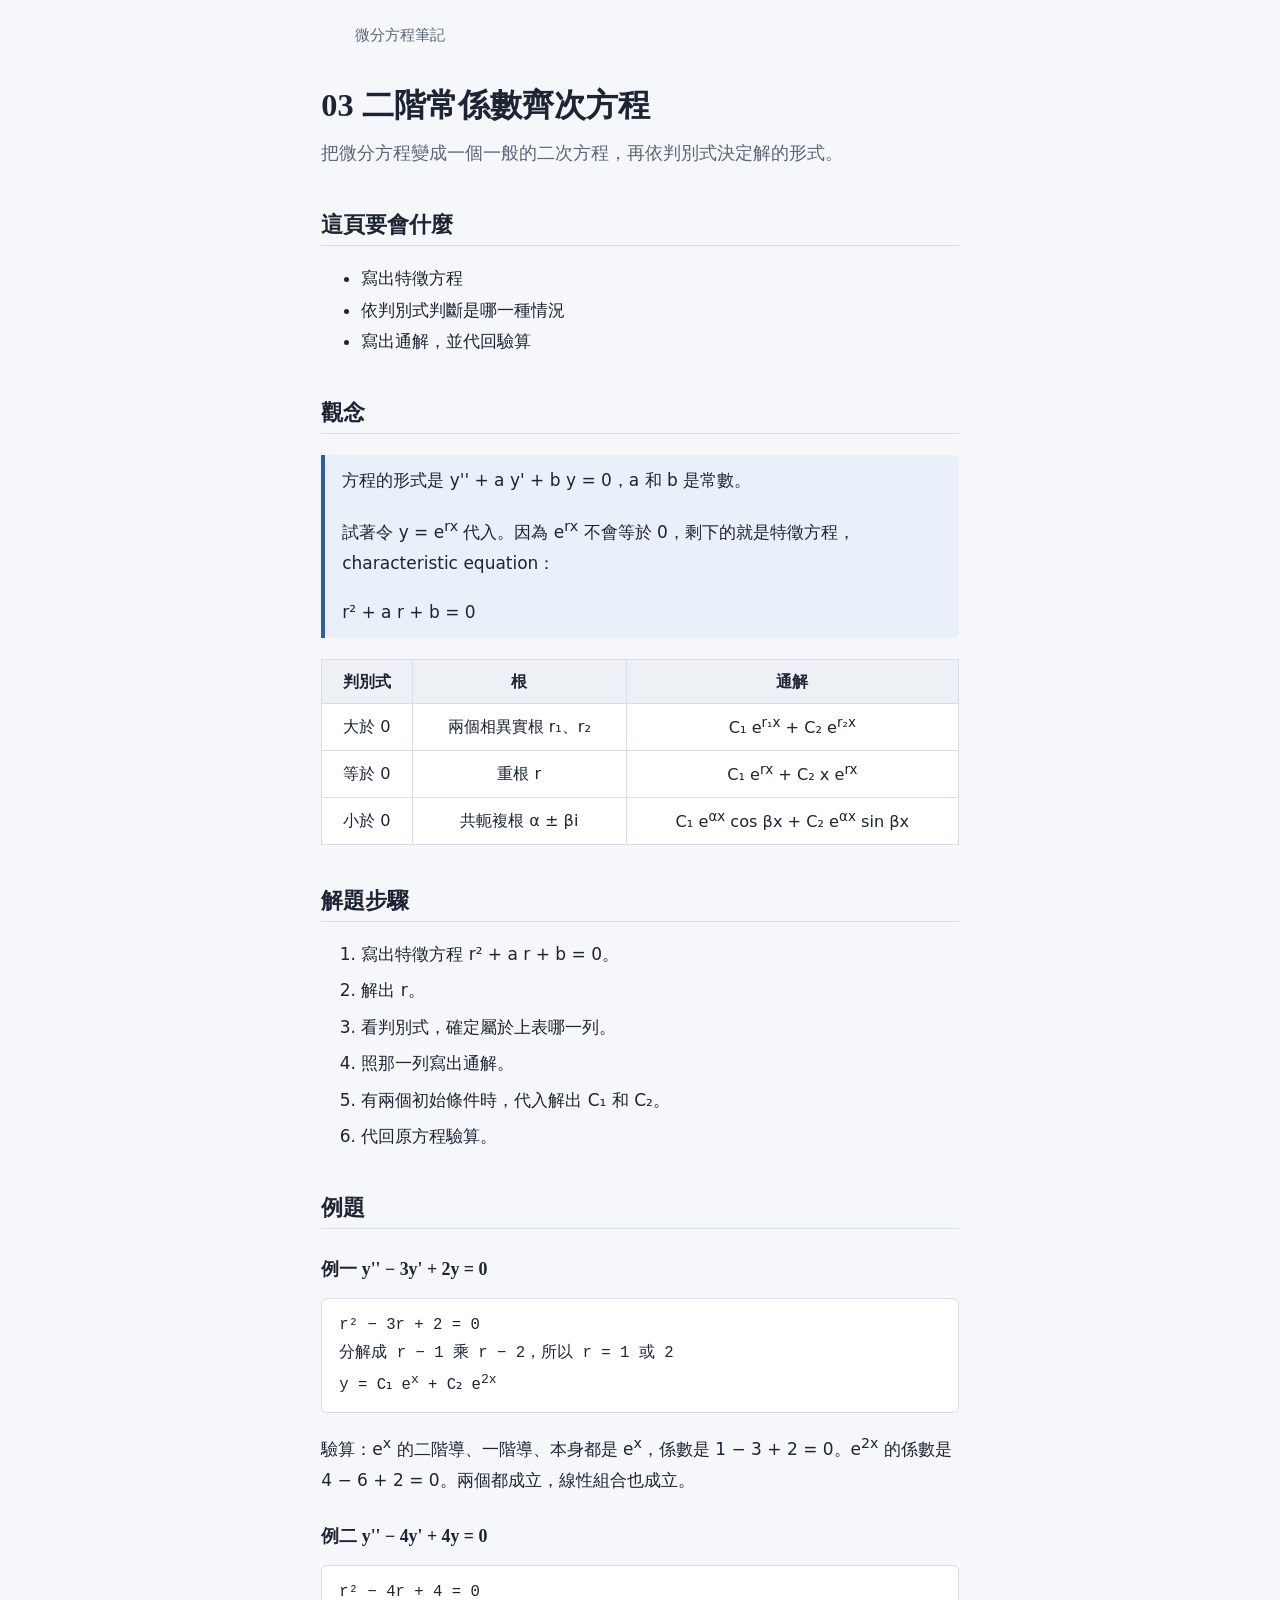
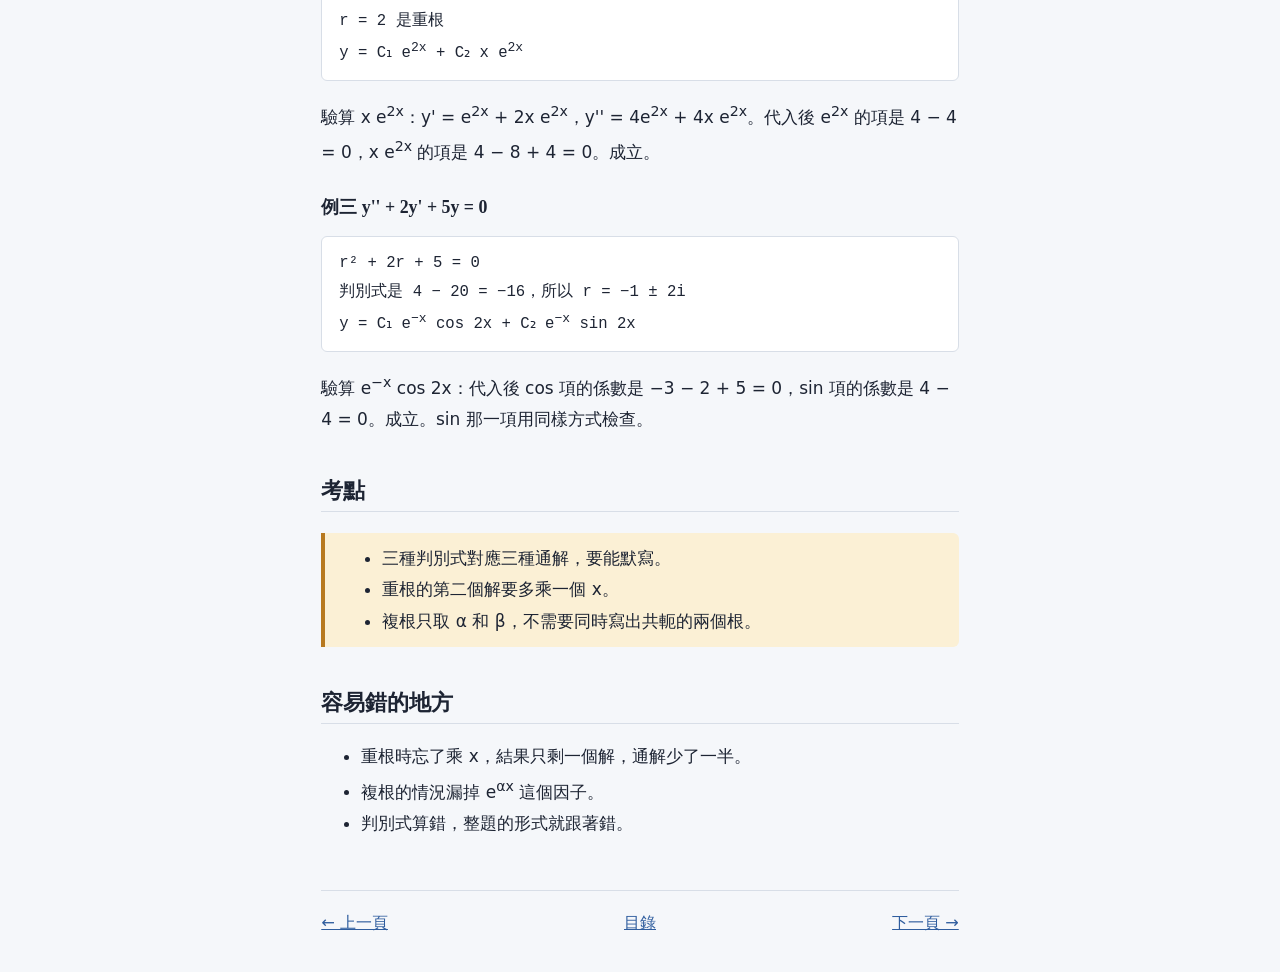
<file: 03-second-order-constant.html>
<!DOCTYPE html>
<html lang="zh-Hant">
<head>
<meta charset="utf-8">
<meta name="viewport" content="width=device-width, initial-scale=1">
<title>03 二階常係數齊次方程｜微分方程筆記</title>
<link rel="stylesheet" href="../assets/style.css">
</head>
<body>
<header class="site"><a href="../index.html">微分方程筆記</a></header>
<main>
  <h1>03 二階常係數齊次方程</h1>
  <p class="lead">把微分方程變成一個一般的二次方程，再依判別式決定解的形式。</p>

  <h2>這頁要會什麼</h2>
  <ul>
    <li>寫出特徵方程</li>
    <li>依判別式判斷是哪一種情況</li>
    <li>寫出通解，並代回驗算</li>
  </ul>

  <h2>觀念</h2>
  <div class="note">
    <p>方程的形式是 y'' + a y' + b y = 0，a 和 b 是常數。</p>
    <p>試著令 y = e<sup>rx</sup> 代入。因為 e<sup>rx</sup> 不會等於 0，剩下的就是特徵方程，characteristic equation：</p>
    <p>r² + a r + b = 0</p>
  </div>
  <div class="scroll"><table>
    <tr><th>判別式</th><th>根</th><th>通解</th></tr>
    <tr><td>大於 0</td><td>兩個相異實根 r₁、r₂</td><td>C₁ e<sup>r₁x</sup> + C₂ e<sup>r₂x</sup></td></tr>
    <tr><td>等於 0</td><td>重根 r</td><td>C₁ e<sup>rx</sup> + C₂ x e<sup>rx</sup></td></tr>
    <tr><td>小於 0</td><td>共軛複根 α ± βi</td><td>C₁ e<sup>αx</sup> cos βx + C₂ e<sup>αx</sup> sin βx</td></tr>
  </table></div>

  <h2>解題步驟</h2>
  <ol>
    <li>寫出特徵方程 r² + a r + b = 0。</li>
    <li>解出 r。</li>
    <li>看判別式，確定屬於上表哪一列。</li>
    <li>照那一列寫出通解。</li>
    <li>有兩個初始條件時，代入解出 C₁ 和 C₂。</li>
    <li>代回原方程驗算。</li>
  </ol>

  <h2>例題</h2>
  <h3>例一 y'' − 3y' + 2y = 0</h3>
  <span class="eq">r² − 3r + 2 = 0
分解成 r − 1 乘 r − 2，所以 r = 1 或 2
y = C₁ e<sup>x</sup> + C₂ e<sup>2x</sup></span>
  <p>驗算：e<sup>x</sup> 的二階導、一階導、本身都是 e<sup>x</sup>，係數是 1 − 3 + 2 = 0。e<sup>2x</sup> 的係數是 4 − 6 + 2 = 0。兩個都成立，線性組合也成立。</p>

  <h3>例二 y'' − 4y' + 4y = 0</h3>
  <span class="eq">r² − 4r + 4 = 0
r = 2 是重根
y = C₁ e<sup>2x</sup> + C₂ x e<sup>2x</sup></span>
  <p>驗算 x e<sup>2x</sup>：y' = e<sup>2x</sup> + 2x e<sup>2x</sup>，y'' = 4e<sup>2x</sup> + 4x e<sup>2x</sup>。代入後 e<sup>2x</sup> 的項是 4 − 4 = 0，x e<sup>2x</sup> 的項是 4 − 8 + 4 = 0。成立。</p>

  <h3>例三 y'' + 2y' + 5y = 0</h3>
  <span class="eq">r² + 2r + 5 = 0
判別式是 4 − 20 = −16，所以 r = −1 ± 2i
y = C₁ e<sup>−x</sup> cos 2x + C₂ e<sup>−x</sup> sin 2x</span>
  <p>驗算 e<sup>−x</sup> cos 2x：代入後 cos 項的係數是 −3 − 2 + 5 = 0，sin 項的係數是 4 − 4 = 0。成立。sin 那一項用同樣方式檢查。</p>

  <h2>考點</h2>
  <div class="exam"><ul>
    <li>三種判別式對應三種通解，要能默寫。</li>
    <li>重根的第二個解要多乘一個 x。</li>
    <li>複根只取 α 和 β，不需要同時寫出共軛的兩個根。</li>
  </ul></div>

  <h2>容易錯的地方</h2>
  <ul>
    <li>重根時忘了乘 x，結果只剩一個解，通解少了一半。</li>
    <li>複根的情況漏掉 e<sup>αx</sup> 這個因子。</li>
    <li>判別式算錯，整題的形式就跟著錯。</li>
  </ul>

  <nav class="pager">
    <a href="02-first-order-linear.html">← 上一頁</a>
    <a href="../index.html">目錄</a>
    <a href="../index.html">下一頁 →</a>
  </nav>
</main>
</body>
</html>
</file>
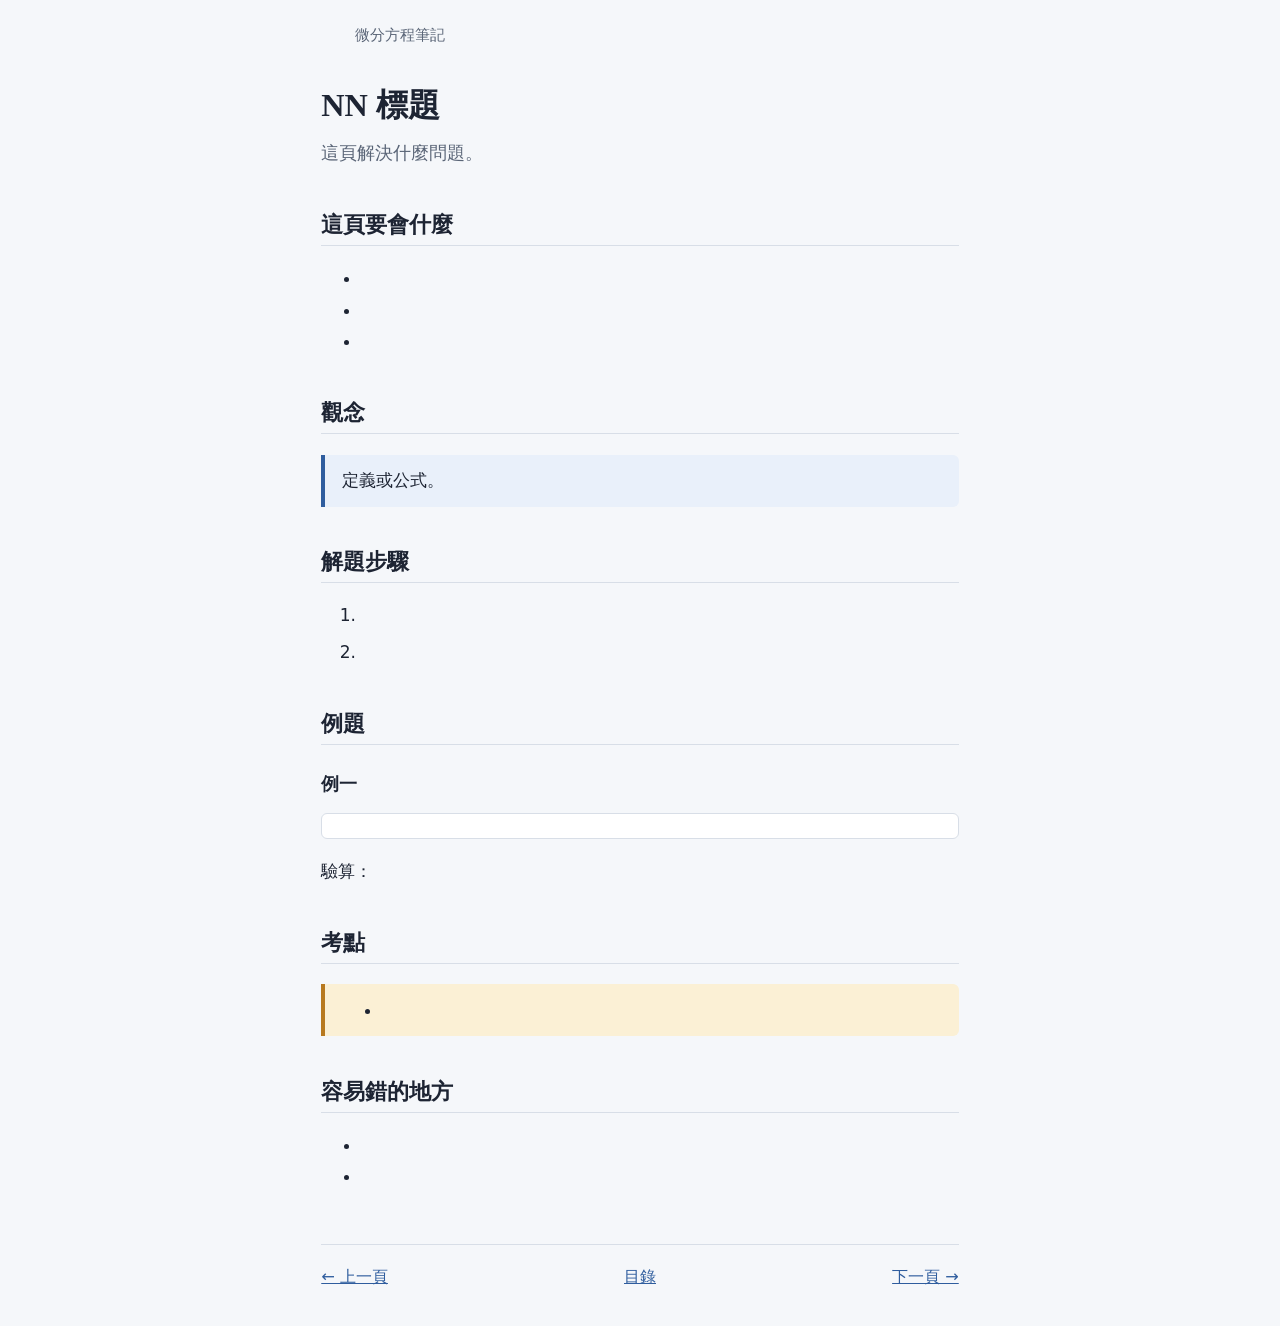
<file: lesson-template.html>
<!DOCTYPE html>
<html lang="zh-Hant">
<head>
<meta charset="utf-8">
<meta name="viewport" content="width=device-width, initial-scale=1">
<title>NN 標題｜微分方程筆記</title>
<link rel="stylesheet" href="../assets/style.css">
</head>
<body>
<header class="site"><a href="../index.html">微分方程筆記</a></header>
<main>
  <!-- 1. 標題與 lead -->
  <h1>NN 標題</h1>
  <p class="lead">這頁解決什麼問題。</p>

  <!-- 2. 這頁要會什麼，3 到 4 點 -->
  <h2>這頁要會什麼</h2>
  <ul><li></li><li></li><li></li></ul>

  <!-- 3. 觀念 -->
  <h2>觀念</h2>
  <div class="note"><p>定義或公式。</p></div>

  <!-- 4. 解題步驟，用 ol -->
  <h2>解題步驟</h2>
  <ol><li></li><li></li></ol>

  <!-- 5. 例題，每題都要有驗算 -->
  <h2>例題</h2>
  <h3>例一</h3>
  <span class="eq"></span>
  <p>驗算：</p>

  <!-- 6. 考點 -->
  <h2>考點</h2>
  <div class="exam"><ul><li></li></ul></div>

  <!-- 7. 容易錯的地方，至少兩點 -->
  <h2>容易錯的地方</h2>
  <ul><li></li><li></li></ul>

  <!-- 8. 頁尾導覽 -->
  <nav class="pager">
    <a href="PREV.html">← 上一頁</a>
    <a href="../index.html">目錄</a>
    <a href="NEXT.html">下一頁 →</a>
  </nav>
</main>
</body>
</html>
</file>
<file: assets/style.css>
:root{
  --paper:#F5F7FA; --card:#FFFFFF; --ink:#1D2433; --muted:#5A6577;
  --accent:#2F5D9E; --mark:#FFE08A; --rule:#D8DEE7; --soft:#E9F0FA; --warn:#FBF0D5;
}
*{box-sizing:border-box}
html{font-size:17px}
body{margin:0;background:var(--paper);color:var(--ink);
  font-family:"Noto Sans TC","PingFang TC","Microsoft JhengHei",system-ui,sans-serif;line-height:1.85}
main,header.site,footer.site{max-width:40em;margin:0 auto;padding:0 1.25rem}
header.site{padding-top:1.25rem;padding-bottom:.5rem;font-size:.9rem}
header.site a{color:var(--muted);text-decoration:none}
h1,h2,h3{font-family:"Noto Serif TC","Songti TC","PMingLiU",serif;line-height:1.35}
h1{font-size:1.9rem;margin:1.5rem 0 .5rem}
h2{font-size:1.3rem;margin:2.4rem 0 .6rem;padding-bottom:.3rem;border-bottom:1px solid var(--rule)}
h3{font-size:1.05rem;margin:1.6rem 0 .3rem}
a{color:var(--accent)}
.lead{font-size:1.08rem;color:var(--muted);margin-top:0}
code,.eq{font-family:ui-monospace,"SFMono-Regular",Menlo,monospace;font-size:.92em}
.eq{display:block;background:var(--card);border:1px solid var(--rule);border-radius:6px;padding:.7rem 1rem;margin:1rem 0;white-space:pre;overflow-x:auto}
.note,.exam{border-left:4px solid var(--accent);background:var(--soft);padding:.6rem 1rem;margin:1.2rem 0;border-radius:0 6px 6px 0}
.exam{border-left-color:#B7791F;background:var(--warn)}
.note>:first-child,.exam>:first-child{margin-top:0}
.note>:last-child,.exam>:last-child{margin-bottom:0}
.scroll{overflow-x:auto;margin:1rem 0}
table{border-collapse:collapse;width:100%;background:var(--card);font-size:.95rem}
th,td{border:1px solid var(--rule);padding:.4rem .6rem;text-align:center}
th{background:#EDF1F6}
td.mark{background:var(--mark);font-weight:700}
ol li{margin:.3rem 0}
.lessons{list-style:none;padding:0;margin:1rem 0}
.lessons li{background:var(--card);border:1px solid var(--rule);border-radius:8px;margin:.7rem 0}
.lessons a{display:block;padding:.8rem 1rem;text-decoration:none;color:var(--ink)}
.lessons a:hover,.lessons a:focus-visible{outline:2px solid var(--accent)}
.lessons strong{display:block}
.lessons span{color:var(--muted);font-size:.92rem}
figure.field{margin:1rem 0}
figure.field svg{width:100%;height:auto;background:var(--card);border:1px solid var(--rule);border-radius:8px}
figure.field figcaption{color:var(--muted);font-size:.9rem;margin-top:.4rem}
.field .tick{stroke:#9AA6B8;stroke-width:1.4;stroke-linecap:round}
.field .curve{stroke:var(--accent);stroke-width:2.2;fill:none}
.field .rest{stroke:#B7791F;stroke-width:1.6;stroke-dasharray:5 4;fill:none}
.pager{display:flex;justify-content:space-between;gap:1rem;margin:3rem 0 2rem;padding-top:1rem;border-top:1px solid var(--rule);font-size:.95rem}
footer.site{color:var(--muted);font-size:.85rem;padding-bottom:2rem}
</file>
